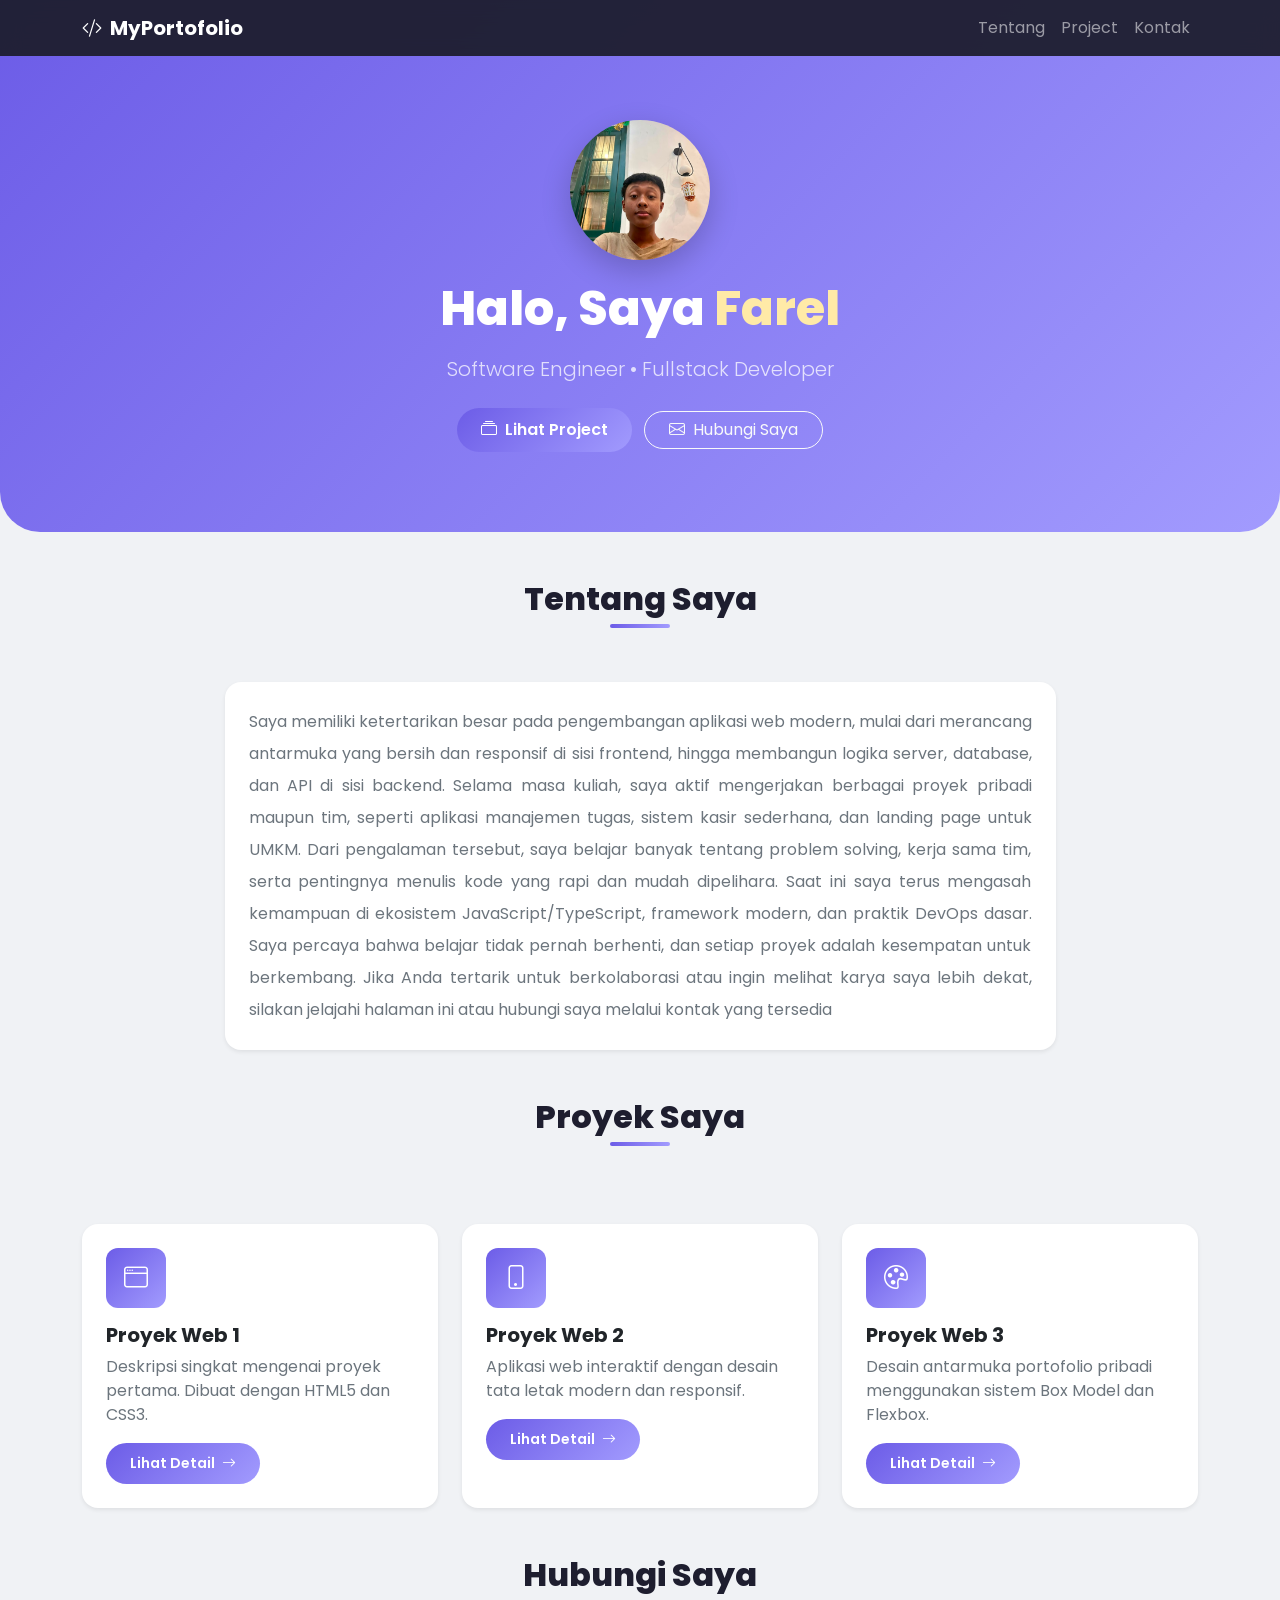
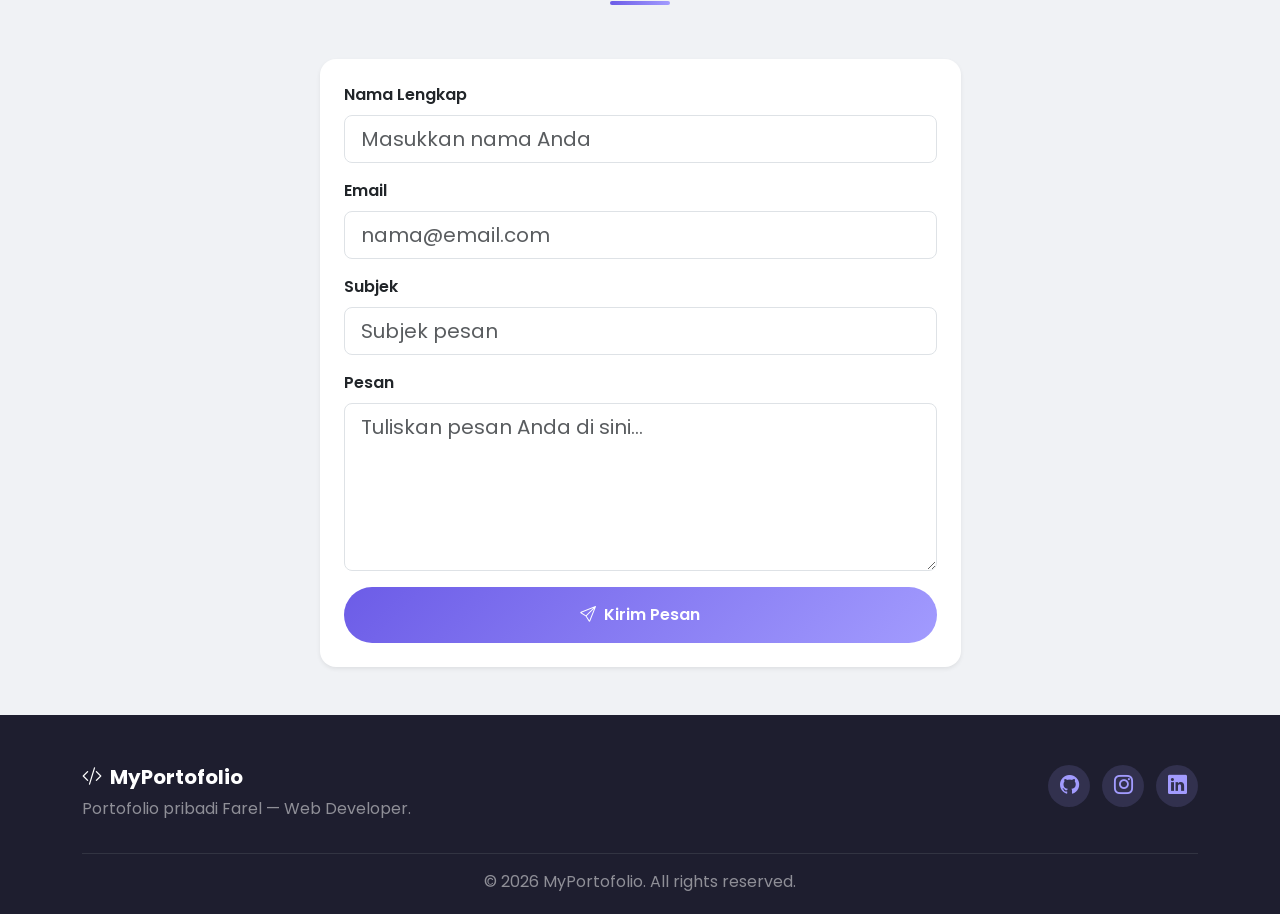
<file: index.html>
<!DOCTYPE html>
<html lang="id">
<head>
    <meta charset="UTF-8">
    <meta name="viewport" content="width=device-width, initial-scale=1.0">
    <title>Portofolio Saya</title>
    <link href="https://cdn.jsdelivr.net/npm/bootstrap@5.3/dist/css/bootstrap.min.css" rel="stylesheet">
    <link rel="stylesheet" href="https://cdn.jsdelivr.net/npm/bootstrap-icons@1.11.3/font/bootstrap-icons.css">
    <link href="https://fonts.googleapis.com/css2?family=Poppins:wght@400;500;600;700;800&display=swap" rel="stylesheet">
    <link rel="stylesheet" href="style.css">
</head>
<body>

    <nav class="navbar navbar-expand-md navbar-dark navbar-custom fixed-top">
        <div class="container">
            <a class="navbar-brand fw-bold" href="#">
                <i class="bi bi-code-slash me-2"></i>MyPortofolio
            </a>
            <button class="navbar-toggler border-0" type="button"
                    data-bs-toggle="collapse" data-bs-target="#mainNav">
                <span class="navbar-toggler-icon"></span>
            </button>
            <div class="collapse navbar-collapse" id="mainNav">
                <ul class="navbar-nav ms-auto">
                    <li class="nav-item"><a class="nav-link" href="#tentang">Tentang</a></li>
                    <li class="nav-item"><a class="nav-link" href="#proyek">Project</a></li>
                    <li class="nav-item"><a class="nav-link" href="#kontak">Kontak</a></li>
                </ul>
            </div>
        </div>
    </nav>

    <section class="hero-gradient text-center">
        <div class="container">
            <img class="avatar-circle" src="GUE.jpeg" alt="Foto profil Farel">
            <h1 class="mb-3">Halo, Saya <span style="color:#ffeaa7;">Farel</span></h1>
            <p class="lead mb-4 opacity-75">Software Engineer • Fullstack Developer</p>
            <a href="#proyek" class="btn btn-gradient me-2">
                <i class="bi bi-collection me-2"></i>Lihat Project
            </a>
            <a href="#kontak" class="btn btn-outline-light rounded-pill px-4">
                <i class="bi bi-envelope me-2"></i>Hubungi Saya
            </a>
        </div>
    </section>

    <section id="tentang" class="container my-5">
        <div class="text-center">
            <h2 class="section-title">Tentang Saya</h2>
        </div>
        <div class="row justify-content-center mt-4">
            <div class="col-lg-9">
                <div class="card card-custom shadow-sm p-4">
                    <p class="text-secondary lh-lg mb-0" style="text-align: justify;">
                        Saya memiliki ketertarikan besar pada pengembangan aplikasi web modern,
                        mulai dari merancang antarmuka yang bersih dan responsif di sisi frontend,
                        hingga membangun logika server, database, dan API di sisi backend.
                        Selama masa kuliah, saya aktif mengerjakan berbagai proyek pribadi maupun
                        tim, seperti aplikasi manajemen tugas, sistem kasir sederhana, dan
                        landing page untuk UMKM. Dari pengalaman tersebut, saya belajar banyak
                        tentang problem solving, kerja sama tim, serta pentingnya menulis kode
                        yang rapi dan mudah dipelihara. Saat ini saya terus mengasah kemampuan
                        di ekosistem JavaScript/TypeScript, framework modern, dan praktik
                        DevOps dasar. Saya percaya bahwa belajar tidak pernah berhenti, dan
                        setiap proyek adalah kesempatan untuk berkembang. Jika Anda tertarik
                        untuk berkolaborasi atau ingin melihat karya saya lebih dekat,
                        silakan jelajahi halaman ini atau hubungi saya melalui kontak yang tersedia
                    </p>
                </div>
            </div>
        </div>
    </section>

    <section id="proyek" class="container my-5">
        <div class="text-center">
            <h2 class="section-title">Proyek Saya</h2>
        </div>
        <div class="row g-4 mt-4">
            <div class="col-md-4">
                <div class="card card-custom shadow-sm h-100">
                    <div class="card-body p-4">
                        <div class="card-icon"><i class="bi bi-window"></i></div>
                        <h5 class="card-title fw-bold">Proyek Web 1</h5>
                        <p class="card-text text-secondary">
                            Deskripsi singkat mengenai proyek pertama. Dibuat dengan HTML5 dan CSS3.
                        </p>
                        <a href="porto1.html" class="btn btn-gradient btn-sm">Lihat Detail <i class="bi bi-arrow-right ms-1"></i></a>
                    </div>
                </div>
            </div>

            <div class="col-md-4">
                <div class="card card-custom shadow-sm h-100">
                    <div class="card-body p-4">
                        <div class="card-icon"><i class="bi bi-phone"></i></div>
                        <h5 class="card-title fw-bold">Proyek Web 2</h5>
                        <p class="card-text text-secondary">
                            Aplikasi web interaktif dengan desain tata letak modern dan responsif.
                        </p>
                        <a href="porto2.html" class="btn btn-gradient btn-sm">Lihat Detail <i class="bi bi-arrow-right ms-1"></i></a>
                    </div>
                </div>
            </div>

            <div class="col-md-4">
                <div class="card card-custom shadow-sm h-100">
                    <div class="card-body p-4">
                        <div class="card-icon"><i class="bi bi-palette"></i></div>
                        <h5 class="card-title fw-bold">Proyek Web 3</h5>
                        <p class="card-text text-secondary">
                            Desain antarmuka portofolio pribadi menggunakan sistem Box Model dan Flexbox.
                        </p>
                        <a href="porto3.html" class="btn btn-gradient btn-sm">Lihat Detail <i class="bi bi-arrow-right ms-1"></i></a>
                    </div>
                </div>
            </div>
        </div>
    </section>

    <section id="kontak" class="container my-5">
        <div class="text-center">
            <h2 class="section-title">Hubungi Saya</h2>
        </div>
        <div class="row justify-content-center mt-4">
            <div class="col-lg-7">
                <div class="card card-custom shadow-sm p-4">
                    <form action="#" method="POST">
                        <div class="mb-3">
                            <label for="nama" class="form-label fw-semibold">Nama Lengkap</label>
                            <input type="text" id="nama" name="nama" class="form-control form-control-lg" placeholder="Masukkan nama Anda" required>
                        </div>
                        <div class="mb-3">
                            <label for="email" class="form-label fw-semibold">Email</label>
                            <input type="email" id="email" name="email" class="form-control form-control-lg" placeholder="nama@email.com" required>
                        </div>
                        <div class="mb-3">
                            <label for="subjek" class="form-label fw-semibold">Subjek</label>
                            <input type="text" id="subjek" name="subjek" class="form-control form-control-lg" placeholder="Subjek pesan">
                        </div>
                        <div class="mb-3">
                            <label for="pesan" class="form-label fw-semibold">Pesan</label>
                            <textarea id="pesan" name="pesan" rows="5" class="form-control form-control-lg" placeholder="Tuliskan pesan Anda di sini..." required></textarea>
                        </div>
                        <button type="submit" class="btn btn-gradient w-100 py-3">
                            <i class="bi bi-send me-2"></i>Kirim Pesan
                        </button>
                    </form>
                </div>
            </div>
        </div>
    </section>
    
    <footer>
        <div class="container">
            <div class="row">
                <div class="col-md-6 mb-3">
                    <h5 class="fw-bold"><i class="bi bi-code-slash me-2"></i>MyPortofolio</h5>
                    <p class="text-white-50 mb-0">Portofolio pribadi Farel — Web Developer.</p>
                </div>
                <div class="col-md-6 text-md-end mb-3">
                    <a href="https://github.com/farel09okee" class="social-icon me-2"><i class="bi bi-github"></i></a>
                    <a href="https://www.instagram.com/radenfareeel" class="social-icon me-2"><i class="bi bi-instagram"></i></a>
                    <a href="https://www.linkedin.com/in/raden-farel-wisnu-ardhanu-4040693b4/" class="social-icon"><i class="bi bi-linkedin"></i></a>
                </div>
            </div>
            <hr class="border-secondary">
            <p class="text-center text-white-50 mb-0">&copy; 2026 MyPortofolio. All rights reserved.</p>
        </div>
    </footer>

    <script src="https://cdn.jsdelivr.net/npm/bootstrap@5.3/dist/js/bootstrap.bundle.min.js"></script>
</body>
</html>
</file>
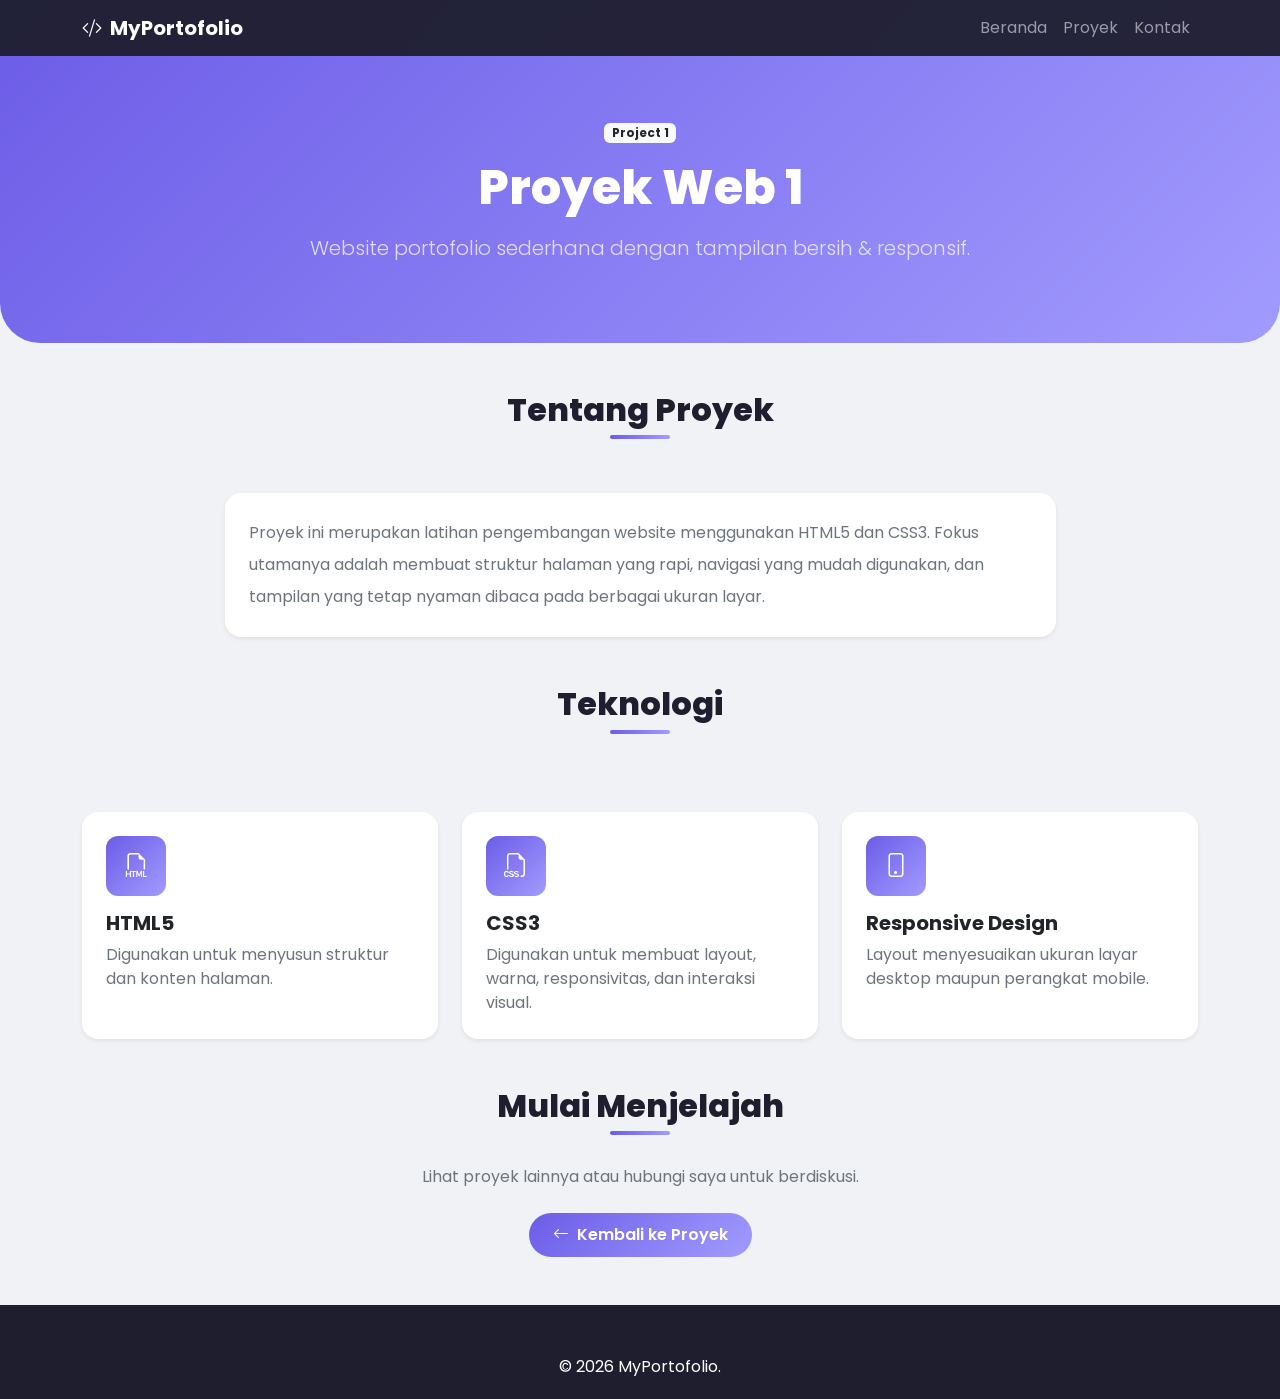
<file: porto1.html>
<!DOCTYPE html>
<html lang="id">
<head>
    <meta charset="UTF-8">
    <meta name="viewport" content="width=device-width, initial-scale=1.0">
    <title>Proyek Web 1 | MyPortofolio</title>
    <link href="https://cdn.jsdelivr.net/npm/bootstrap@5.3/dist/css/bootstrap.min.css" rel="stylesheet">
    <link rel="stylesheet" href="https://cdn.jsdelivr.net/npm/bootstrap-icons@1.11.3/font/bootstrap-icons.css">
    <link href="https://fonts.googleapis.com/css2?family=Poppins:wght@400;500;600;700;800&display=swap" rel="stylesheet">
    <link rel="stylesheet" href="style.css">
</head>
<body>

    <nav class="navbar navbar-expand-md navbar-dark navbar-custom fixed-top">
        <div class="container">
            <a class="navbar-brand fw-bold" href="index.html"><i class="bi bi-code-slash me-2"></i>MyPortofolio</a>
            <button class="navbar-toggler border-0" type="button" data-bs-toggle="collapse" data-bs-target="#mainNav">
                <span class="navbar-toggler-icon"></span>
            </button>
            <div class="collapse navbar-collapse" id="mainNav">
                <ul class="navbar-nav ms-auto">
                    <li class="nav-item"><a class="nav-link" href="index.html">Beranda</a></li>
                    <li class="nav-item"><a class="nav-link" href="index.html#proyek">Proyek</a></li>
                    <li class="nav-item"><a class="nav-link" href="index.html#kontak">Kontak</a></li>
                </ul>
            </div>
        </div>
    </nav>

    <section class="hero-gradient hero-project-1 text-center">
        <div class="container">
            <span class="badge bg-light text-dark mb-3">Project 1</span>
            <h1 class="mb-3">Proyek Web 1</h1>
            <p class="lead opacity-75 mb-0">Website portofolio sederhana dengan tampilan bersih & responsif.</p>
        </div>
    </section>

    <section class="container my-5">
        <div class="text-center"><h2 class="section-title">Tentang Proyek</h2></div>
        <div class="row justify-content-center mt-4">
            <div class="col-lg-9">
                <div class="card card-custom shadow-sm p-4">
                    <p class="text-secondary lh-lg mb-0">
                        Proyek ini merupakan latihan pengembangan website menggunakan HTML5
                        dan CSS3. Fokus utamanya adalah membuat struktur halaman yang rapi,
                        navigasi yang mudah digunakan, dan tampilan yang tetap nyaman dibaca
                        pada berbagai ukuran layar.
                    </p>
                </div>
            </div>
        </div>
    </section>

    <section class="container my-5">
        <div class="text-center"><h2 class="section-title">Teknologi</h2></div>
        <div class="row g-4 mt-4 justify-content-center">
            <div class="col-md-4">
                <div class="card card-custom shadow-sm h-100">
                    <div class="card-body p-4">
                        <div class="card-icon"><i class="bi bi-filetype-html"></i></div>
                        <h5 class="fw-bold">HTML5</h5>
                        <p class="text-secondary mb-0">Digunakan untuk menyusun struktur dan konten halaman.</p>
                    </div>
                </div>
            </div>
            <div class="col-md-4">
                <div class="card card-custom shadow-sm h-100">
                    <div class="card-body p-4">
                        <div class="card-icon"><i class="bi bi-filetype-css"></i></div>
                        <h5 class="fw-bold">CSS3</h5>
                        <p class="text-secondary mb-0">Digunakan untuk membuat layout, warna, responsivitas, dan interaksi visual.</p>
                    </div>
                </div>
            </div>
            <div class="col-md-4">
                <div class="card card-custom shadow-sm h-100">
                    <div class="card-body p-4">
                        <div class="card-icon"><i class="bi bi-phone"></i></div>
                        <h5 class="fw-bold">Responsive Design</h5>
                        <p class="text-secondary mb-0">Layout menyesuaikan ukuran layar desktop maupun perangkat mobile.</p>
                    </div>
                </div>
            </div>
        </div>
    </section>

    <section class="container my-5 text-center">
        <h2 class="section-title">Mulai Menjelajah</h2>
        <p class="text-secondary mb-4">Lihat proyek lainnya atau hubungi saya untuk berdiskusi.</p>
        <a href="index.html#proyek" class="btn btn-gradient"><i class="bi bi-arrow-left me-2"></i>Kembali ke Proyek</a>
    </section>

    <footer class="text-center">
        <p class="mb-0">&copy; 2026 MyPortofolio.</p>
    </footer>

    <script src="https://cdn.jsdelivr.net/npm/bootstrap@5.3/dist/js/bootstrap.bundle.min.js"></script>
</body>
</html>
</file>
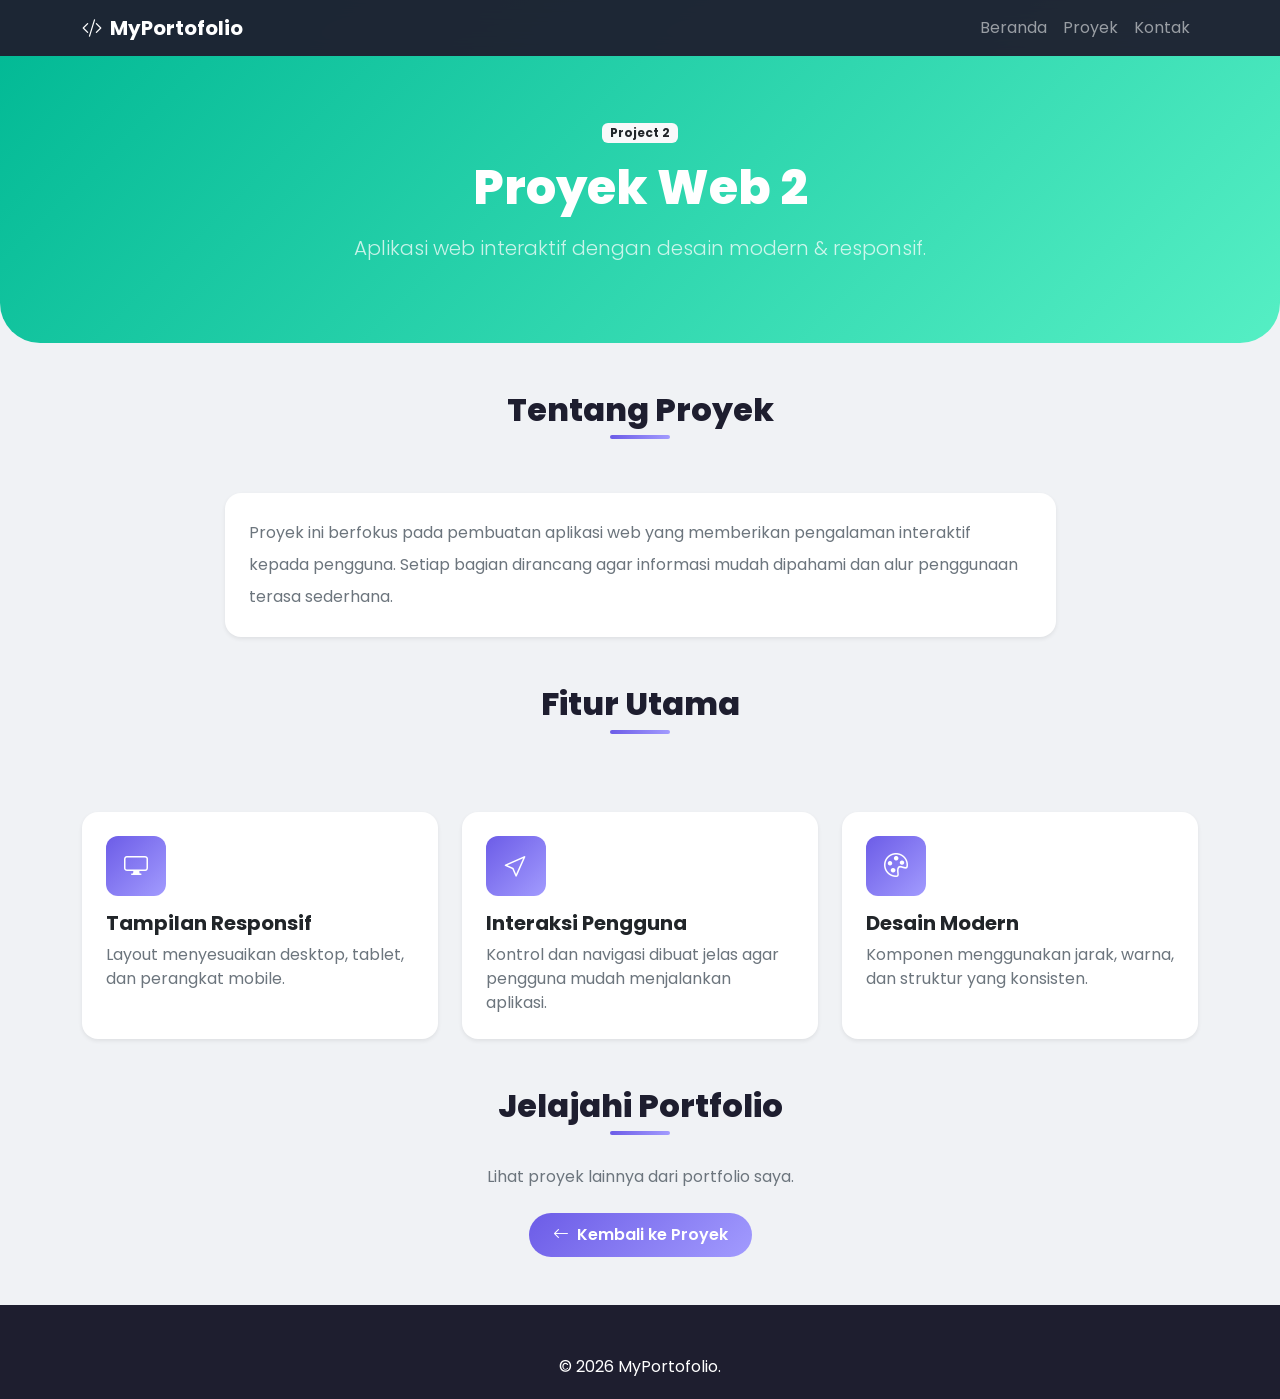
<file: porto2.html>
<!DOCTYPE html>
<html lang="id">
<head>
    <meta charset="UTF-8">
    <meta name="viewport" content="width=device-width, initial-scale=1.0">
    <title>Proyek Web 2 | MyPortofolio</title>
    <link href="https://cdn.jsdelivr.net/npm/bootstrap@5.3/dist/css/bootstrap.min.css" rel="stylesheet">
    <link rel="stylesheet" href="https://cdn.jsdelivr.net/npm/bootstrap-icons@1.11.3/font/bootstrap-icons.css">
    <link href="https://fonts.googleapis.com/css2?family=Poppins:wght@400;500;600;700;800&display=swap" rel="stylesheet">
    <link rel="stylesheet" href="style.css">
</head>
<body>

    <nav class="navbar navbar-expand-md navbar-dark navbar-custom fixed-top">
        <div class="container">
            <a class="navbar-brand fw-bold" href="index.html"><i class="bi bi-code-slash me-2"></i>MyPortofolio</a>
            <button class="navbar-toggler border-0" type="button" data-bs-toggle="collapse" data-bs-target="#mainNav">
                <span class="navbar-toggler-icon"></span>
            </button>
            <div class="collapse navbar-collapse" id="mainNav">
                <ul class="navbar-nav ms-auto">
                    <li class="nav-item"><a class="nav-link" href="index.html">Beranda</a></li>
                    <li class="nav-item"><a class="nav-link" href="index.html#proyek">Proyek</a></li>
                    <li class="nav-item"><a class="nav-link" href="index.html#kontak">Kontak</a></li>
                </ul>
            </div>
        </div>
    </nav>

    <section class="hero-gradient hero-project-2 text-center">
        <div class="container">
            <span class="badge bg-light text-dark mb-3">Project 2</span>
            <h1 class="mb-3">Proyek Web 2</h1>
            <p class="lead opacity-75 mb-0">Aplikasi web interaktif dengan desain modern & responsif.</p>
        </div>
    </section>

    <section class="container my-5">
        <div class="text-center"><h2 class="section-title">Tentang Proyek</h2></div>
        <div class="row justify-content-center mt-4">
            <div class="col-lg-9">
                <div class="card card-custom shadow-sm p-4">
                    <p class="text-secondary lh-lg mb-0">
                        Proyek ini berfokus pada pembuatan aplikasi web yang memberikan
                        pengalaman interaktif kepada pengguna. Setiap bagian dirancang agar
                        informasi mudah dipahami dan alur penggunaan terasa sederhana.
                    </p>
                </div>
            </div>
        </div>
    </section>

    <section class="container my-5">
        <div class="text-center"><h2 class="section-title">Fitur Utama</h2></div>
        <div class="row g-4 mt-4 justify-content-center">
            <div class="col-md-4">
                <div class="card card-custom shadow-sm h-100">
                    <div class="card-body p-4">
                        <div class="card-icon"><i class="bi bi-display"></i></div>
                        <h5 class="fw-bold">Tampilan Responsif</h5>
                        <p class="text-secondary mb-0">Layout menyesuaikan desktop, tablet, dan perangkat mobile.</p>
                    </div>
                </div>
            </div>
            <div class="col-md-4">
                <div class="card card-custom shadow-sm h-100">
                    <div class="card-body p-4">
                        <div class="card-icon"><i class="bi bi-cursor"></i></div>
                        <h5 class="fw-bold">Interaksi Pengguna</h5>
                        <p class="text-secondary mb-0">Kontrol dan navigasi dibuat jelas agar pengguna mudah menjalankan aplikasi.</p>
                    </div>
                </div>
            </div>
            <div class="col-md-4">
                <div class="card card-custom shadow-sm h-100">
                    <div class="card-body p-4">
                        <div class="card-icon"><i class="bi bi-palette"></i></div>
                        <h5 class="fw-bold">Desain Modern</h5>
                        <p class="text-secondary mb-0">Komponen menggunakan jarak, warna, dan struktur yang konsisten.</p>
                    </div>
                </div>
            </div>
        </div>
    </section>

    <section class="container my-5 text-center">
        <h2 class="section-title">Jelajahi Portfolio</h2>
        <p class="text-secondary mb-4">Lihat proyek lainnya dari portfolio saya.</p>
        <a href="index.html#proyek" class="btn btn-gradient"><i class="bi bi-arrow-left me-2"></i>Kembali ke Proyek</a>
    </section>

    <footer class="text-center">
        <p class="mb-0">&copy; 2026 MyPortofolio.</p>
    </footer>

    <script src="https://cdn.jsdelivr.net/npm/bootstrap@5.3/dist/js/bootstrap.bundle.min.js"></script>
</body>
</html>
</file>
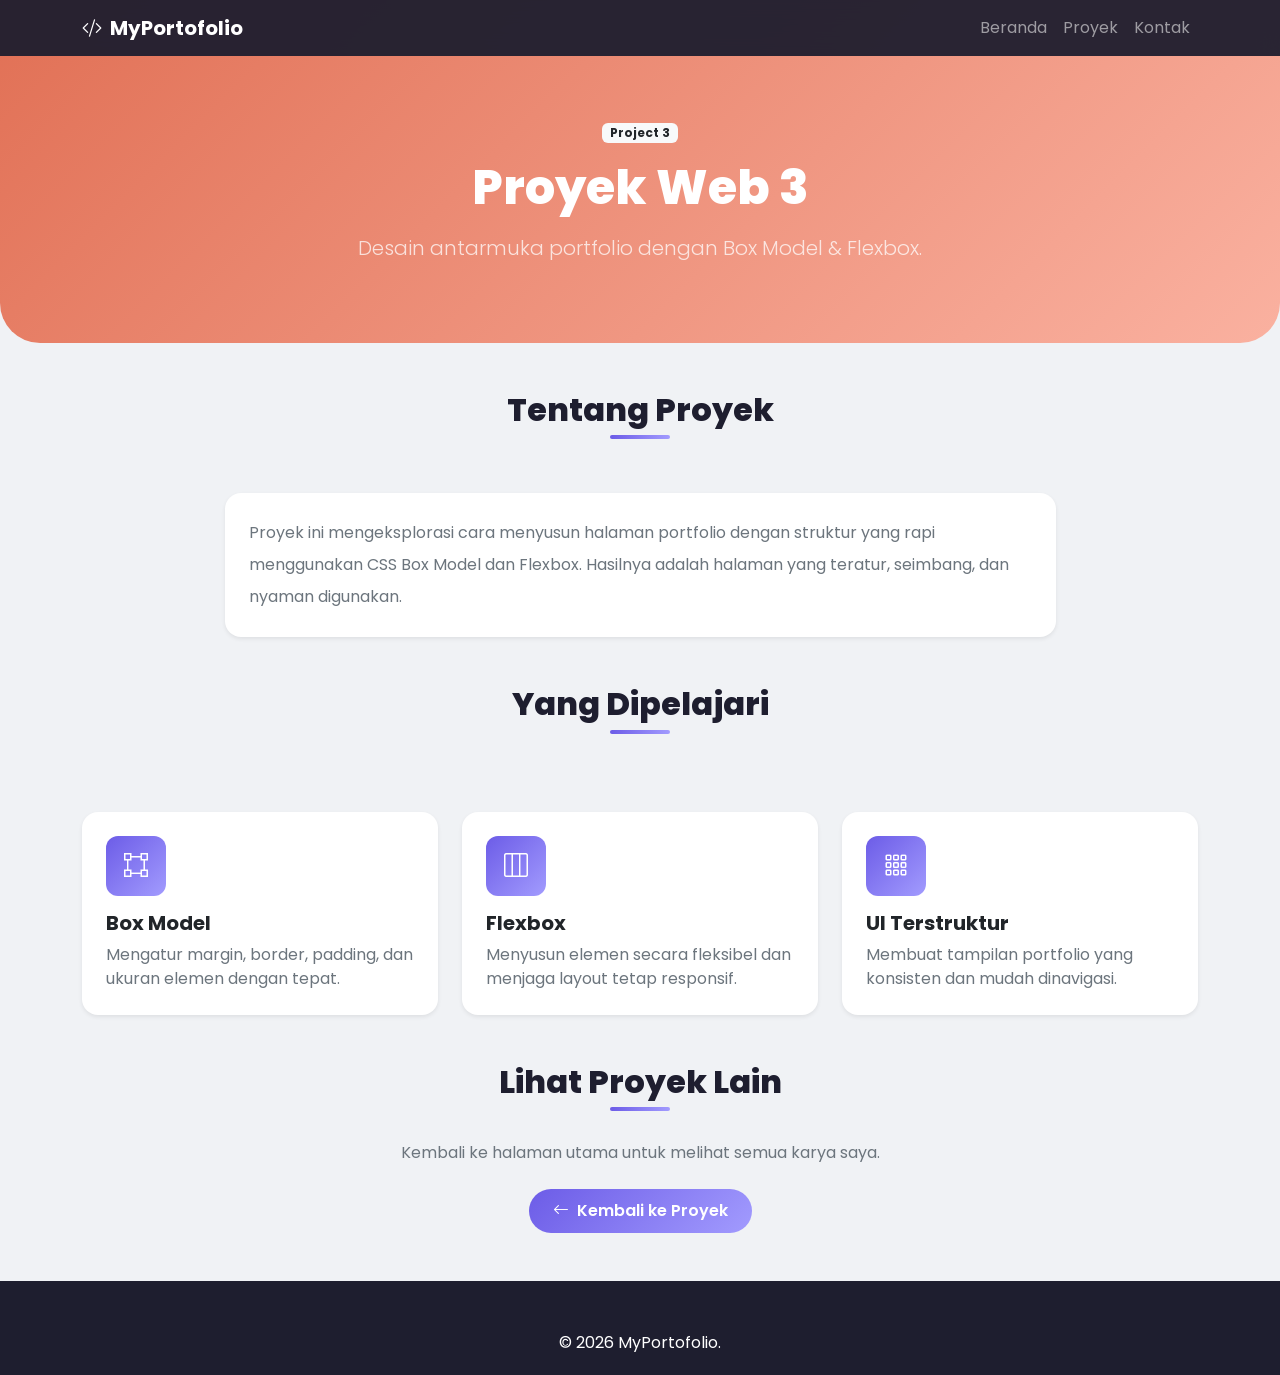
<file: porto3.html>
<!DOCTYPE html>
<html lang="id">
<head>
    <meta charset="UTF-8">
    <meta name="viewport" content="width=device-width, initial-scale=1.0">
    <title>Proyek Web 3 | MyPortofolio</title>
    <link href="https://cdn.jsdelivr.net/npm/bootstrap@5.3/dist/css/bootstrap.min.css" rel="stylesheet">
    <link rel="stylesheet" href="https://cdn.jsdelivr.net/npm/bootstrap-icons@1.11.3/font/bootstrap-icons.css">
    <link href="https://fonts.googleapis.com/css2?family=Poppins:wght@400;500;600;700;800&display=swap" rel="stylesheet">
    <link rel="stylesheet" href="style.css">
</head>
<body>

    <nav class="navbar navbar-expand-md navbar-dark navbar-custom fixed-top">
        <div class="container">
            <a class="navbar-brand fw-bold" href="index.html"><i class="bi bi-code-slash me-2"></i>MyPortofolio</a>
            <button class="navbar-toggler border-0" type="button" data-bs-toggle="collapse" data-bs-target="#mainNav">
                <span class="navbar-toggler-icon"></span>
            </button>
            <div class="collapse navbar-collapse" id="mainNav">
                <ul class="navbar-nav ms-auto">
                    <li class="nav-item"><a class="nav-link" href="index.html">Beranda</a></li>
                    <li class="nav-item"><a class="nav-link" href="index.html#proyek">Proyek</a></li>
                    <li class="nav-item"><a class="nav-link" href="index.html#kontak">Kontak</a></li>
                </ul>
            </div>
        </div>
    </nav>

    <section class="hero-gradient hero-project-3 text-center">
        <div class="container">
            <span class="badge bg-light text-dark mb-3">Project 3</span>
            <h1 class="mb-3">Proyek Web 3</h1>
            <p class="lead opacity-75 mb-0">Desain antarmuka portfolio dengan Box Model & Flexbox.</p>
        </div>
    </section>

    <section class="container my-5">
        <div class="text-center"><h2 class="section-title">Tentang Proyek</h2></div>
        <div class="row justify-content-center mt-4">
            <div class="col-lg-9">
                <div class="card card-custom shadow-sm p-4">
                    <p class="text-secondary lh-lg mb-0">
                        Proyek ini mengeksplorasi cara menyusun halaman portfolio dengan
                        struktur yang rapi menggunakan CSS Box Model dan Flexbox. Hasilnya
                        adalah halaman yang teratur, seimbang, dan nyaman digunakan.
                    </p>
                </div>
            </div>
        </div>
    </section>

    <section class="container my-5">
        <div class="text-center"><h2 class="section-title">Yang Dipelajari</h2></div>
        <div class="row g-4 mt-4 justify-content-center">
            <div class="col-md-4">
                <div class="card card-custom shadow-sm h-100">
                    <div class="card-body p-4">
                        <div class="card-icon"><i class="bi bi-bounding-box"></i></div>
                        <h5 class="fw-bold">Box Model</h5>
                        <p class="text-secondary mb-0">Mengatur margin, border, padding, dan ukuran elemen dengan tepat.</p>
                    </div>
                </div>
            </div>
            <div class="col-md-4">
                <div class="card card-custom shadow-sm h-100">
                    <div class="card-body p-4">
                        <div class="card-icon"><i class="bi bi-layout-three-columns"></i></div>
                        <h5 class="fw-bold">Flexbox</h5>
                        <p class="text-secondary mb-0">Menyusun elemen secara fleksibel dan menjaga layout tetap responsif.</p>
                    </div>
                </div>
            </div>
            <div class="col-md-4">
                <div class="card card-custom shadow-sm h-100">
                    <div class="card-body p-4">
                        <div class="card-icon"><i class="bi bi-grid-3x3-gap"></i></div>
                        <h5 class="fw-bold">UI Terstruktur</h5>
                        <p class="text-secondary mb-0">Membuat tampilan portfolio yang konsisten dan mudah dinavigasi.</p>
                    </div>
                </div>
            </div>
        </div>
    </section>

    <section class="container my-5 text-center">
        <h2 class="section-title">Lihat Proyek Lain</h2>
        <p class="text-secondary mb-4">Kembali ke halaman utama untuk melihat semua karya saya.</p>
        <a href="index.html#proyek" class="btn btn-gradient"><i class="bi bi-arrow-left me-2"></i>Kembali ke Proyek</a>
    </section>

    <footer class="text-center">
        <p class="mb-0">&copy; 2026 MyPortofolio.</p>
    </footer>

    <script src="https://cdn.jsdelivr.net/npm/bootstrap@5.3/dist/js/bootstrap.bundle.min.js"></script>
</body>
</html>
</file>
<file: style.css>
body {
    font-family: 'Poppins', sans-serif;
    background: #f0f2f5;
}

.navbar-custom {
    background: rgba(30, 30, 47, 0.95);
    backdrop-filter: blur(10px);
    transition: all 0.3s;
}

.hero-gradient {
    background: linear-gradient(135deg, #6c5ce7 0%, #a29bfe 100%);
    color: #fff;
    padding: 120px 0 80px;
    border-radius: 0 0 40px 40px;
}

.hero-project-1 {
    background: linear-gradient(135deg, #6c5ce7 0%, #a29bfe 100%);
}

.hero-project-2 {
    background: linear-gradient(135deg, #00b894 0%, #55efc4 100%);
}

.hero-project-3 {
    background: linear-gradient(135deg, #e17055 0%, #fab1a0 100%);
}

.hero-gradient h1 {
    font-weight: 800;
    font-size: 3rem;
}

.avatar-circle {
    width: 140px;
    height: 140px;
    border-radius: 50%;
    object-fit: cover;
    display: block;
    margin: 0 auto 20px;
    box-shadow: 0 10px 30px rgba(0,0,0,0.2);
}

.card-custom {
    border: none;
    border-radius: 16px;
    transition: all 0.3s;
    overflow: hidden;
}

.card-custom:hover {
    transform: translateY(-8px);
    box-shadow: 0 20px 40px rgba(108, 92, 231, 0.2) !important;
}

.card-icon {
    width: 60px;
    height: 60px;
    border-radius: 12px;
    background: linear-gradient(135deg, #6c5ce7, #a29bfe);
    color: #fff;
    display: flex;
    align-items: center;
    justify-content: center;
    font-size: 1.5rem;
    margin-bottom: 15px;
}

.section-title {
    font-weight: 800;
    color: #1e1e2f;
    position: relative;
    display: inline-block;
    margin-bottom: 40px;
}

.section-title::after {
    content: '';
    position: absolute;
    bottom: -10px;
    left: 50%;
    transform: translateX(-50%);
    width: 60px;
    height: 4px;
    background: linear-gradient(90deg, #6c5ce7, #a29bfe);
    border-radius: 2px;
}

.btn-gradient {
    background: linear-gradient(135deg, #6c5ce7, #a29bfe);
    color: #fff;
    border: none;
    padding: 10px 24px;
    border-radius: 30px;
    font-weight: 600;
    transition: all 0.3s;
}

.btn-gradient:hover {
    color: #fff;
    transform: translateY(-2px);
    box-shadow: 0 10px 20px rgba(108, 92, 231, 0.4);
}

.form-control:focus {
    border-color: #6c5ce7;
    box-shadow: 0 0 0 0.2rem rgba(108, 92, 231, 0.15);
}

footer {
    background: #1e1e2f;
    color: #fff;
    padding: 50px 0 20px;
}

footer a {
    color: #a29bfe;
    text-decoration: none;
}

footer a:hover {
    color: #fff;
}

.social-icon {
    width: 42px;
    height: 42px;
    border-radius: 50%;
    background: rgba(162, 155, 254, 0.15);
    display: inline-flex;
    align-items: center;
    justify-content: center;
    font-size: 1.2rem;
    transition: all 0.3s;
}


.social-icon:hover {
    background: #6c5ce7;
    color: #fff;
    transform: translateY(-3px);
}
</file>
